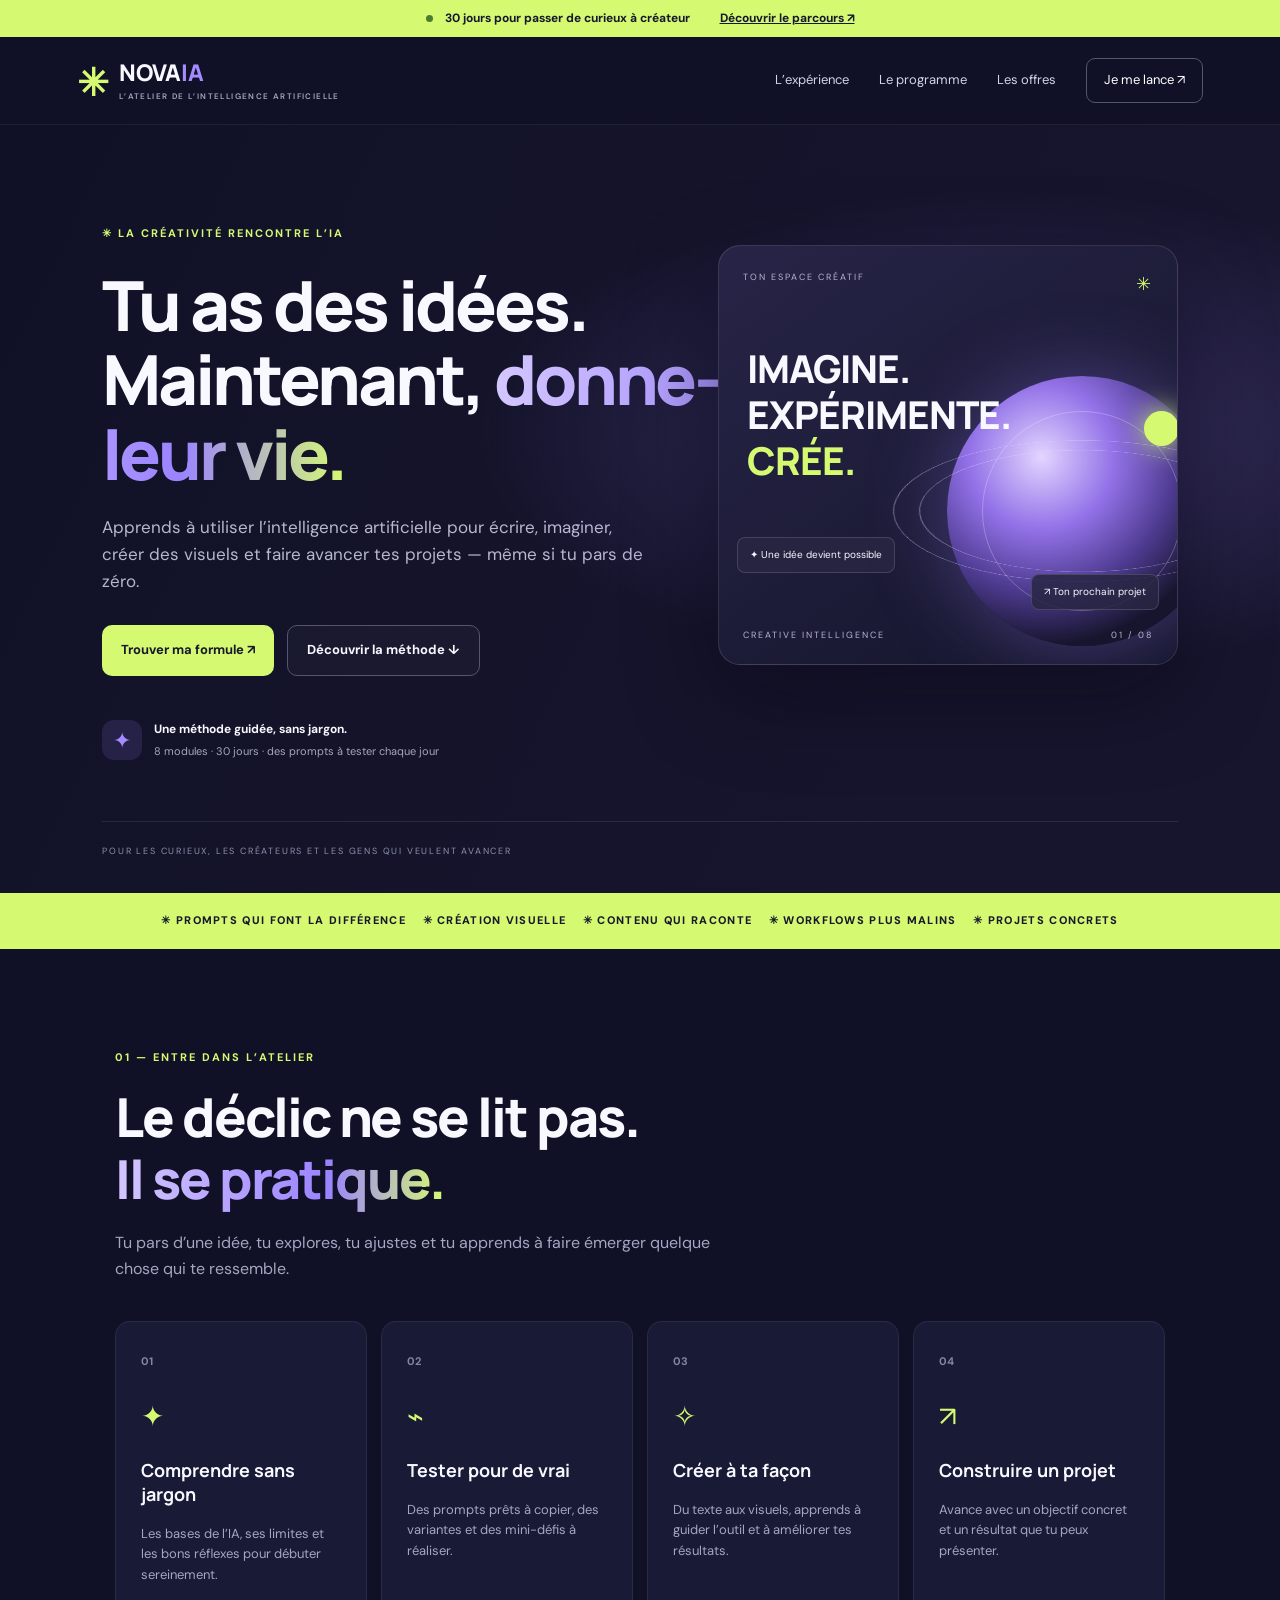
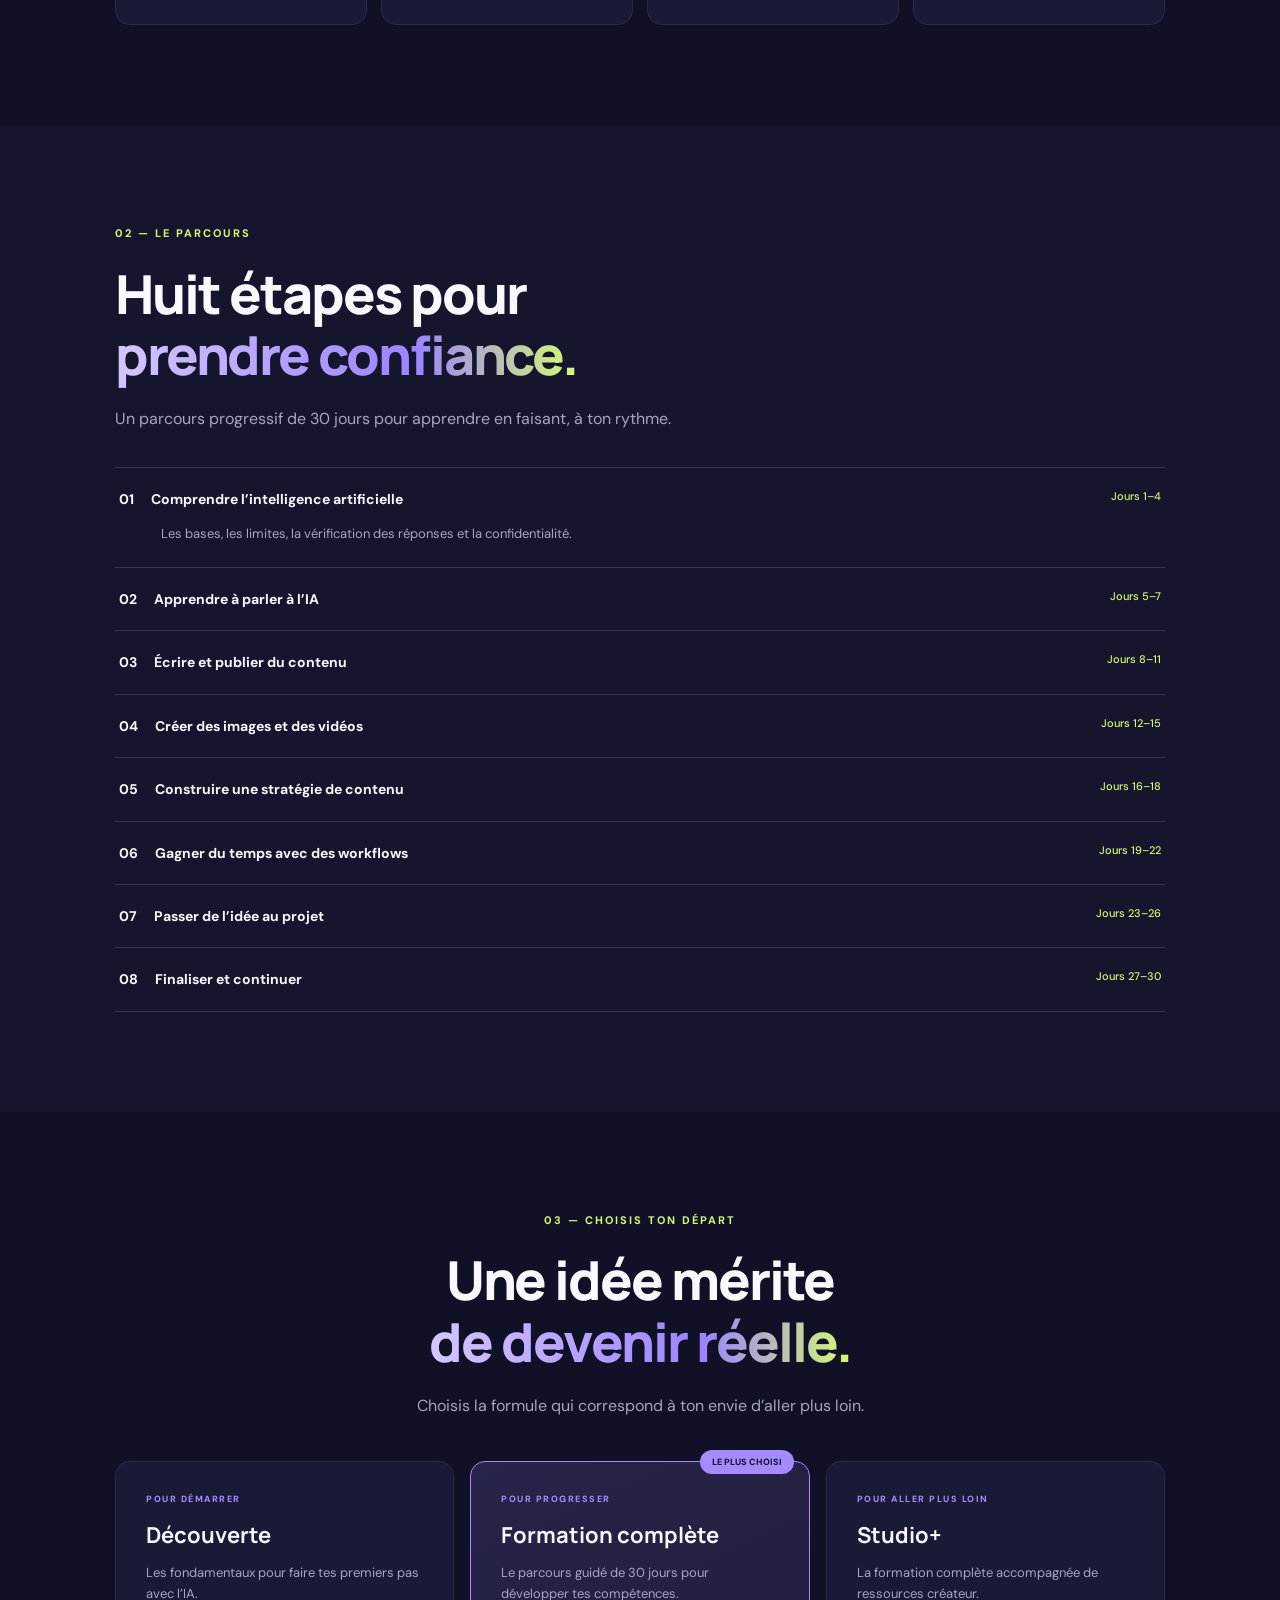
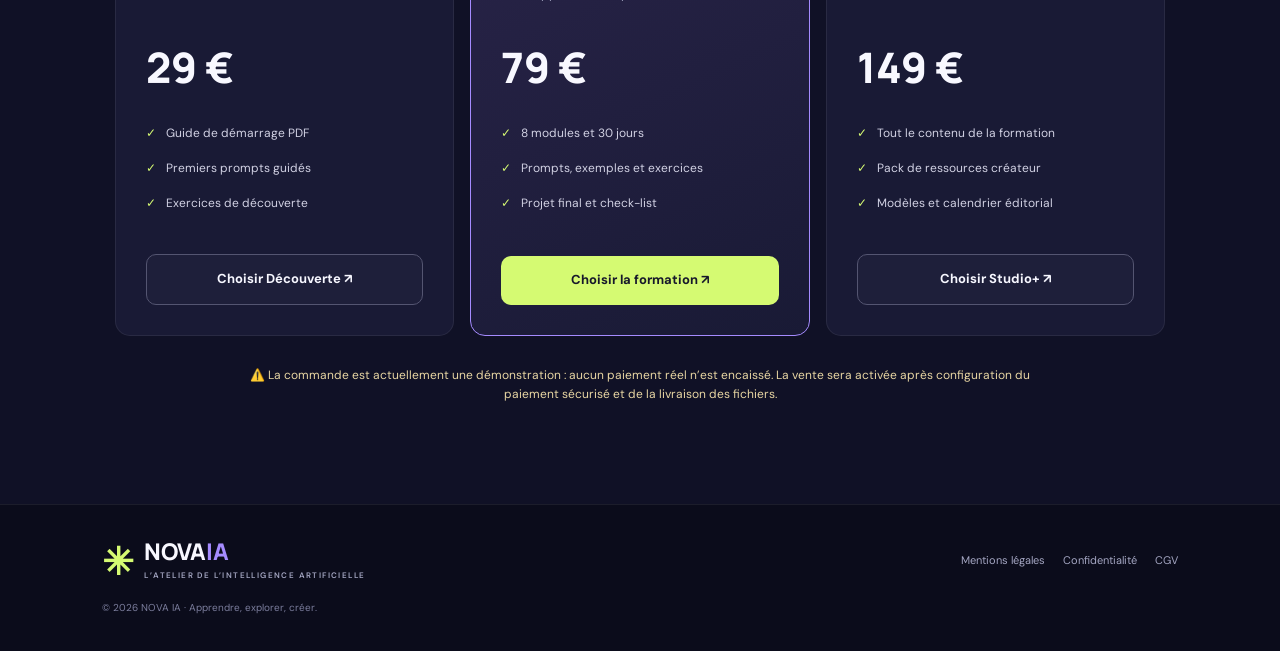
<file: index.html>
<!doctype html>
<html lang="fr"><head><meta charset="utf-8"><meta name="viewport" content="width=device-width,initial-scale=1"><meta name="theme-color" content="#101126"><meta name="description" content="NOVA IA : une formation guidée pour apprendre l'intelligence artificielle en pratiquant, créer des contenus et faire avancer ses projets."><title>NOVA IA — Apprends l’IA. Crée sans limites.</title><link rel="stylesheet" href="styles.css"></head>
<body><div class="topline"><span class="dot"></span> 30 jours pour passer de curieux à créateur <a href="#offres">Découvrir le parcours ↗</a></div><header><a class="brand" href="#"><span class="symbol">✳</span><span>NOVA<span class="violet">IA</span><small>L’ATELIER DE L’INTELLIGENCE ARTIFICIELLE</small></span></a><button id="menu" aria-label="Ouvrir le menu">☰</button><nav id="nav"><a href="#experience">L’expérience</a><a href="#programme">Le programme</a><a href="#offres">Les offres</a><a class="navcta" href="#offres">Je me lance ↗</a></nav></header>
<main><section class="hero"><div class="eyebrow">✳ LA CRÉATIVITÉ RENCONTRE L’IA</div><h1>Tu as des idées.<br>Maintenant, <span>donne-leur vie.</span></h1><p class="lead">Apprends à utiliser l’intelligence artificielle pour écrire, imaginer, créer des visuels et faire avancer tes projets — même si tu pars de zéro.</p><div class="actions"><a class="btn primary" href="#offres">Trouver ma formule ↗</a><a class="btn secondary" href="#experience">Découvrir la méthode ↓</a></div><div class="hero-meta"><span class="orb">✦</span><div><b>Une méthode guidée, sans jargon.</b><small>8 modules · 30 jours · des prompts à tester chaque jour</small></div></div><div class="art"><div class="artlabel">TON ESPACE CRÉATIF <span>✳</span></div><div class="arttitle">IMAGINE.<br>EXPÉRIMENTE.<br><em>CRÉE.</em></div><div class="planet"><i></i><b></b></div><div class="chip c1">✦ Une idée devient possible</div><div class="chip c2">↗ Ton prochain projet</div><div class="artfoot">CREATIVE INTELLIGENCE <span>01 / 08</span></div></div><div class="hero-bottom">POUR LES CURIEUX, LES CRÉATEURS ET LES GENS QUI VEULENT AVANCER</div></section>
<div class="ticker">✳ PROMPTS QUI FONT LA DIFFÉRENCE　 ✳ CRÉATION VISUELLE　 ✳ CONTENU QUI RACONTE　 ✳ WORKFLOWS PLUS MALINS　 ✳ PROJETS CONCRETS</div>
<section class="section" id="experience"><div class="eyebrow">01 — ENTRE DANS L’ATELIER</div><h2>Le déclic ne se lit pas.<br><span>Il se pratique.</span></h2><p class="intro">Tu pars d’une idée, tu explores, tu ajustes et tu apprends à faire émerger quelque chose qui te ressemble.</p><div class="feature-grid"><article><b>01</b><div class="feature-icon">✦</div><h3>Comprendre sans jargon</h3><p>Les bases de l’IA, ses limites et les bons réflexes pour débuter sereinement.</p></article><article><b>02</b><div class="feature-icon">⌁</div><h3>Tester pour de vrai</h3><p>Des prompts prêts à copier, des variantes et des mini-défis à réaliser.</p></article><article><b>03</b><div class="feature-icon">✧</div><h3>Créer à ta façon</h3><p>Du texte aux visuels, apprends à guider l’outil et à améliorer tes résultats.</p></article><article><b>04</b><div class="feature-icon">↗</div><h3>Construire un projet</h3><p>Avance avec un objectif concret et un résultat que tu peux présenter.</p></article></div></section>
<section class="section programme" id="programme"><div class="eyebrow">02 — LE PARCOURS</div><h2>Huit étapes pour<br><span>prendre confiance.</span></h2><p class="intro">Un parcours progressif de 30 jours pour apprendre en faisant, à ton rythme.</p><div class="modules"><details open><summary>01　 Comprendre l’intelligence artificielle <small>Jours 1–4</small></summary><p>Les bases, les limites, la vérification des réponses et la confidentialité.</p></details><details><summary>02　 Apprendre à parler à l’IA <small>Jours 5–7</small></summary><p>Construire des consignes claires, choisir le bon ton et améliorer ses prompts.</p></details><details><summary>03　 Écrire et publier du contenu <small>Jours 8–11</small></summary><p>Posts, scripts, accroches et storytelling avec une voix naturelle.</p></details><details><summary>04　 Créer des images et des vidéos <small>Jours 12–15</small></summary><p>Décrire une scène, corriger un rendu et construire une identité visuelle.</p></details><details><summary>05　 Construire une stratégie de contenu <small>Jours 16–18</small></summary><p>Définir son public, ses sujets et un calendrier réaliste.</p></details><details><summary>06　 Gagner du temps avec des workflows <small>Jours 19–22</small></summary><p>Assembler des étapes utiles et répétables pour travailler plus efficacement.</p></details><details><summary>07　 Passer de l’idée au projet <small>Jours 23–26</small></summary><p>Organiser une idée et produire un premier résultat cohérent.</p></details><details><summary>08　 Finaliser et continuer <small>Jours 27–30</small></summary><p>Vérifier, améliorer et préparer la suite de son apprentissage.</p></details></div></section>
<section class="section pricing" id="offres"><div class="eyebrow">03 — CHOISIS TON DÉPART</div><h2>Une idée mérite<br><span>de devenir réelle.</span></h2><p class="intro">Choisis la formule qui correspond à ton envie d’aller plus loin.</p><div class="prices"><article><div class="tier">POUR DÉMARRER</div><h3>Découverte</h3><p>Les fondamentaux pour faire tes premiers pas avec l’IA.</p><div class="price">29 €</div><ul><li>Guide de démarrage PDF</li><li>Premiers prompts guidés</li><li>Exercices de découverte</li></ul><a class="btn secondary buy" href="checkout.html?plan=essentiel">Choisir Découverte ↗</a></article><article class="popular"><div class="badge">LE PLUS CHOISI</div><div class="tier">POUR PROGRESSER</div><h3>Formation complète</h3><p>Le parcours guidé de 30 jours pour développer tes compétences.</p><div class="price">79 €</div><ul><li>8 modules et 30 jours</li><li>Prompts, exemples et exercices</li><li>Projet final et check-list</li></ul><a class="btn primary buy" href="checkout.html?plan=createur">Choisir la formation ↗</a></article><article><div class="tier">POUR ALLER PLUS LOIN</div><h3>Studio+</h3><p>La formation complète accompagnée de ressources créateur.</p><div class="price">149 €</div><ul><li>Tout le contenu de la formation</li><li>Pack de ressources créateur</li><li>Modèles et calendrier éditorial</li></ul><a class="btn secondary buy" href="checkout.html?plan=studio">Choisir Studio+ ↗</a></article></div><p class="notice">⚠️ La commande est actuellement une démonstration : aucun paiement réel n’est encaissé. La vente sera activée après configuration du paiement sécurisé et de la livraison des fichiers.</p></section></main>
<footer><a class="brand" href="#"><span class="symbol">✳</span><span>NOVA<span class="violet">IA</span><small>L’ATELIER DE L’INTELLIGENCE ARTIFICIELLE</small></span></a><div class="footlinks"><a href="mentions-legales.html">Mentions légales</a><a href="confidentialite.html">Confidentialité</a><a href="cgv.html">CGV</a></div><p>© <span id="year"></span> NOVA IA · Apprendre, explorer, créer.</p></footer><script src="script.js"></script></body></html>
</file>
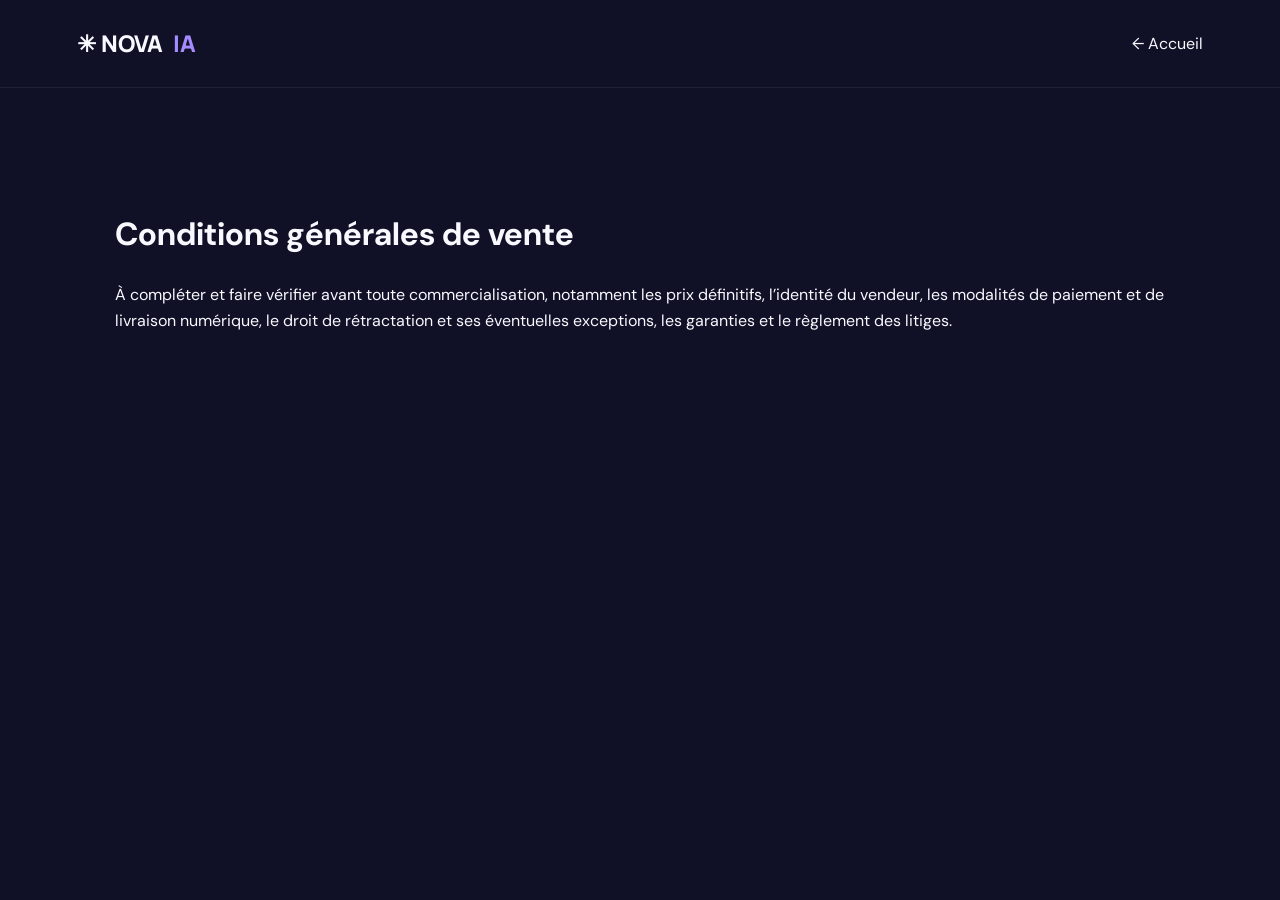
<file: cgv.html>
<!doctype html><html lang="fr"><head><meta charset="utf-8"><meta name="viewport" content="width=device-width,initial-scale=1"><title>CGV — NOVA IA</title><link rel="stylesheet" href="styles.css"></head><body><header><a class="brand" href="index.html">✳ NOVA<span class="violet">IA</span></a><a href="index.html">← Accueil</a></header><main class="section"><h1>Conditions générales de vente</h1><p>À compléter et faire vérifier avant toute commercialisation, notamment les prix définitifs, l’identité du vendeur, les modalités de paiement et de livraison numérique, le droit de rétractation et ses éventuelles exceptions, les garanties et le règlement des litiges.</p></main></body></html>
</file>
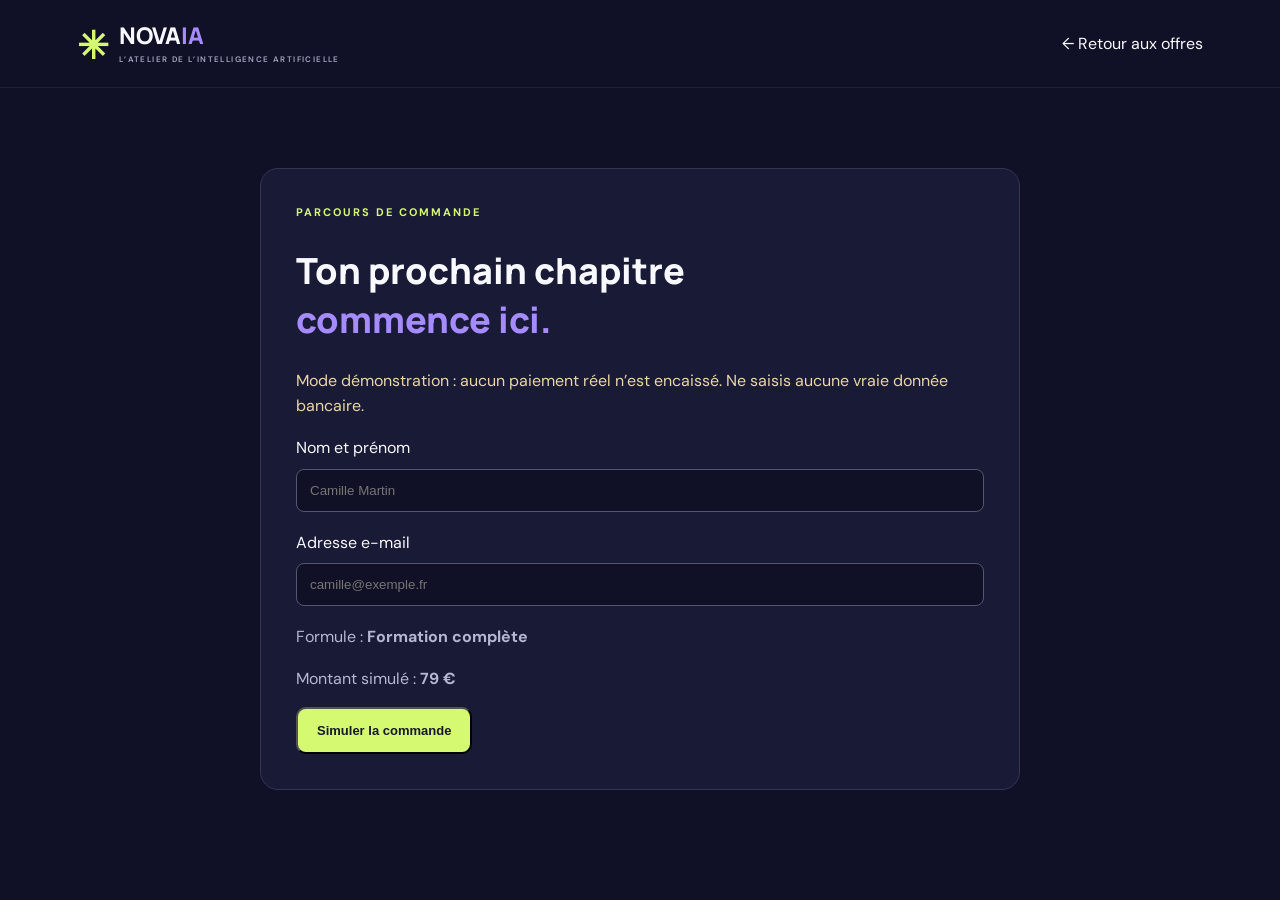
<file: checkout.html>
<!doctype html><html lang="fr"><head><meta charset="utf-8"><meta name="viewport" content="width=device-width,initial-scale=1"><title>Commande démo — NOVA IA</title><link rel="stylesheet" href="styles.css"><style>.checkout{max-width:760px;margin:80px auto;padding:35px;background:#191a35;border:1px solid #343551;border-radius:18px}.checkout input{display:block;width:100%;padding:13px;margin:8px 0 18px;border:1px solid #545571;border-radius:8px;background:#101126;color:white}.checkout h1{font:800 36px Manrope}.checkout p{color:#b6b7d0}.warning{color:#e8d6a3!important}</style></head><body><header><a class="brand" href="index.html"><span class="symbol">✳</span><span>NOVA<span class="violet">IA</span><small>L’ATELIER DE L’INTELLIGENCE ARTIFICIELLE</small></span></a><a href="index.html#offres">← Retour aux offres</a></header><main class="checkout"><div class="eyebrow">PARCOURS DE COMMANDE</div><h1>Ton prochain chapitre<br><span class="violet">commence ici.</span></h1><p class="warning">Mode démonstration : aucun paiement réel n’est encaissé. Ne saisis aucune vraie donnée bancaire.</p><form id="demo"><label>Nom et prénom<input required placeholder="Camille Martin"></label><label>Adresse e-mail<input type="email" required placeholder="camille@exemple.fr"></label><p>Formule : <strong id="plan"></strong></p><p>Montant simulé : <strong id="price"></strong></p><button class="btn primary" type="submit">Simuler la commande</button></form><div id="done" hidden><h2>Commande simulée !</h2><p>Aucun paiement n’a eu lieu. Cette maquette ne livre pas encore de contenu.</p><a class="btn secondary" href="index.html">Retour au site</a></div></main><script>const p=new URLSearchParams(location.search).get('plan');const plans={essentiel:['Découverte','29 €'],createur:['Formation complète','79 €'],studio:['Studio+','149 €']};const selected=plans[p]||plans.createur;document.querySelector('#plan').textContent=selected[0];document.querySelector('#price').textContent=selected[1];document.querySelector('#demo').addEventListener('submit',e=>{e.preventDefault();document.querySelector('#demo').hidden=true;document.querySelector('#done').hidden=false;});</script></body></html>
</file>
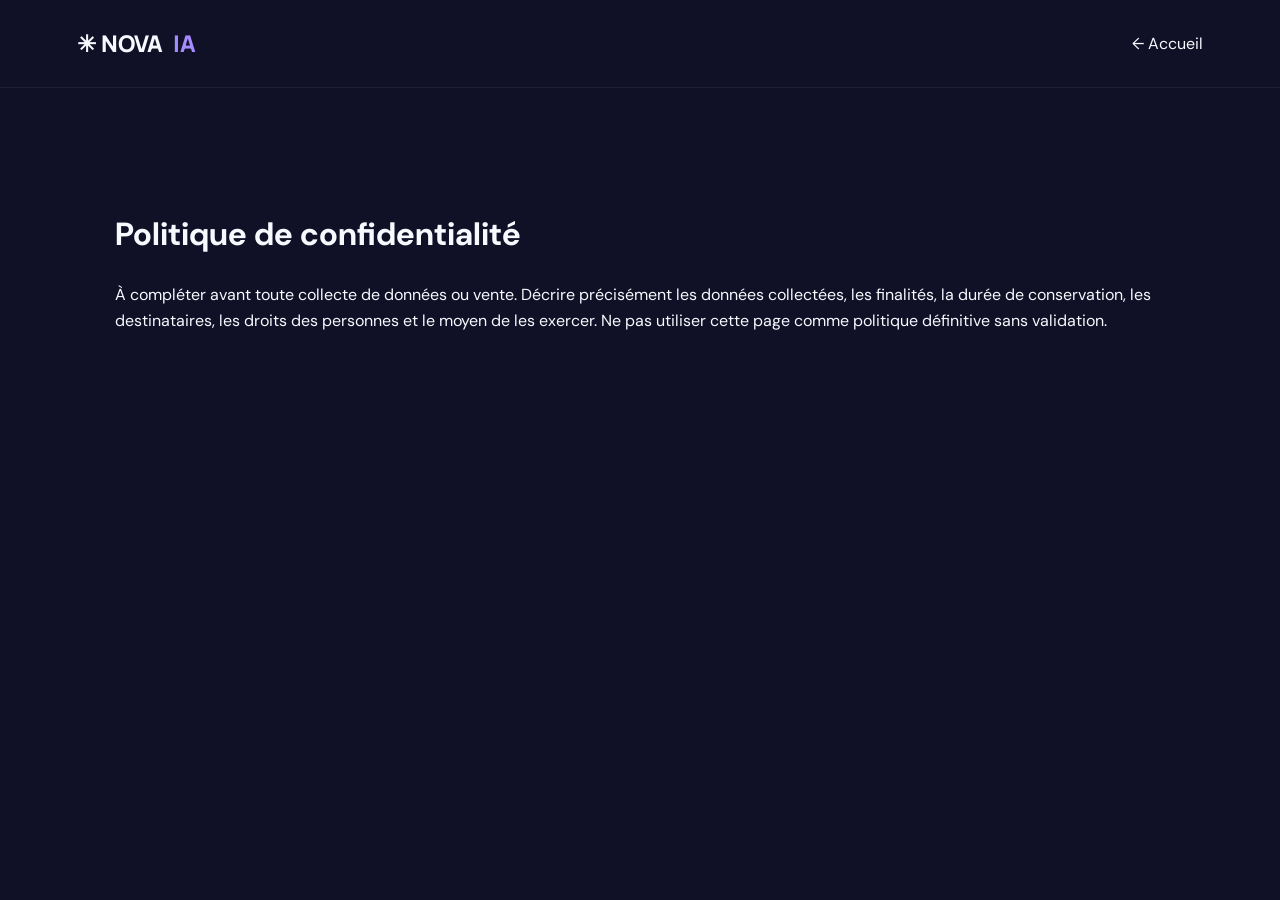
<file: confidentialite.html>
<!doctype html><html lang="fr"><head><meta charset="utf-8"><meta name="viewport" content="width=device-width,initial-scale=1"><title>Confidentialité — NOVA IA</title><link rel="stylesheet" href="styles.css"></head><body><header><a class="brand" href="index.html">✳ NOVA<span class="violet">IA</span></a><a href="index.html">← Accueil</a></header><main class="section"><h1>Politique de confidentialité</h1><p>À compléter avant toute collecte de données ou vente. Décrire précisément les données collectées, les finalités, la durée de conservation, les destinataires, les droits des personnes et le moyen de les exercer. Ne pas utiliser cette page comme politique définitive sans validation.</p></main></body></html>
</file>
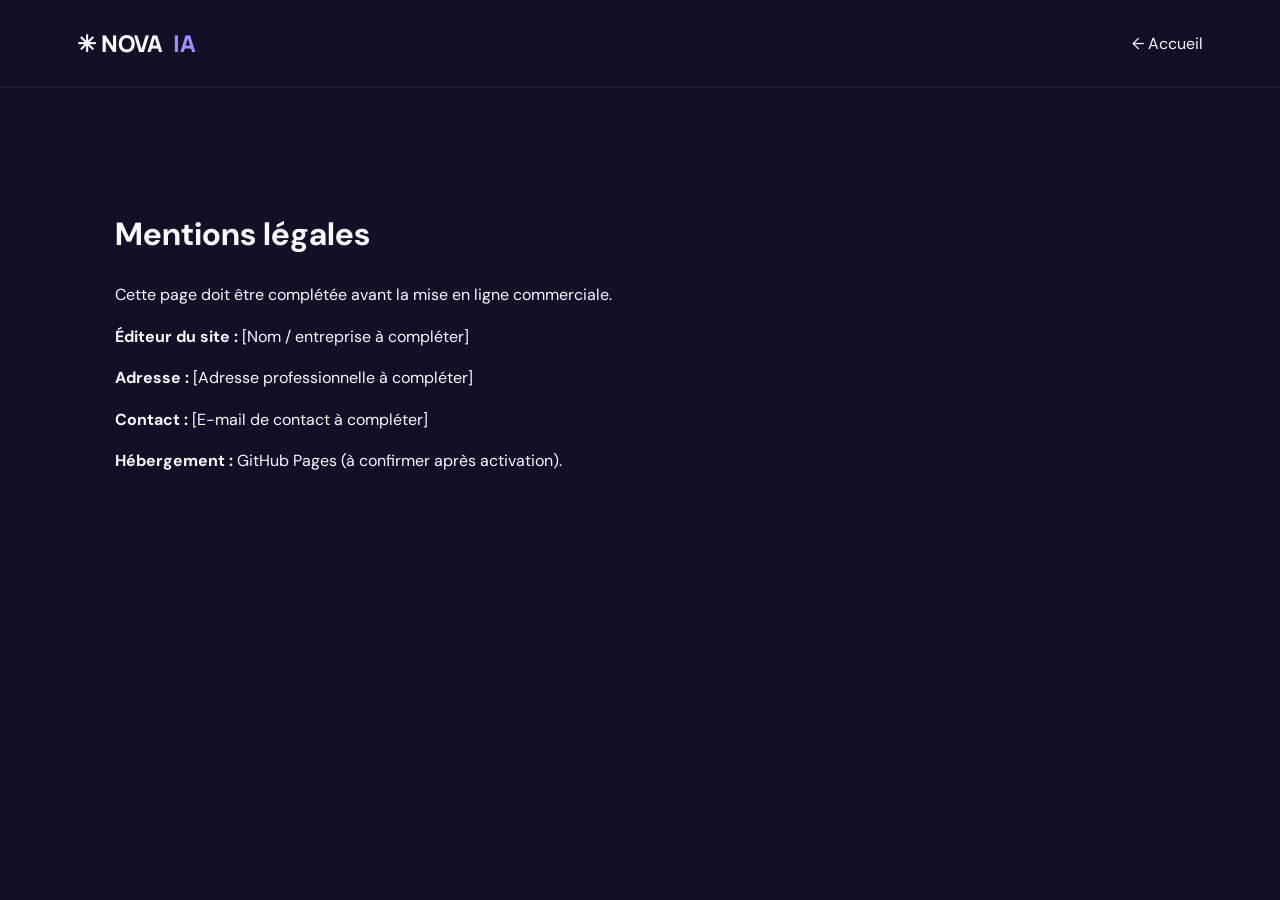
<file: mentions-legales.html>
<!doctype html><html lang="fr"><head><meta charset="utf-8"><meta name="viewport" content="width=device-width,initial-scale=1"><title>Mentions légales — NOVA IA</title><link rel="stylesheet" href="styles.css"></head><body><header><a class="brand" href="index.html">✳ NOVA<span class="violet">IA</span></a><a href="index.html">← Accueil</a></header><main class="section"><h1>Mentions légales</h1><p>Cette page doit être complétée avant la mise en ligne commerciale.</p><p><b>Éditeur du site :</b> [Nom / entreprise à compléter]</p><p><b>Adresse :</b> [Adresse professionnelle à compléter]</p><p><b>Contact :</b> [E-mail de contact à compléter]</p><p><b>Hébergement :</b> GitHub Pages (à confirmer après activation).</p></main></body></html>
</file>
<file: styles.css>
@import url('https://fonts.googleapis.com/css2?family=DM+Sans:wght@400;500;600;700&family=Manrope:wght@400;500;600;700;800&display=swap');:root{--bg:#101126;--panel:#191a35;--text:#f8f8ff;--muted:#a4a6c2;--purple:#a58bff;--lime:#d5fa72;--line:#343551}*{box-sizing:border-box}html{scroll-behavior:smooth}body{margin:0;background:var(--bg);color:var(--text);font-family:'DM Sans',sans-serif;line-height:1.6}a{color:inherit;text-decoration:none}.topline{padding:9px 5vw;background:#d5fa72;color:#17182b;font-size:12px;font-weight:700;display:flex;justify-content:center;gap:12px;align-items:center}.topline a{margin-left:18px;text-decoration:underline}.dot{width:7px;height:7px;border-radius:50%;background:#4c7b31}header{height:88px;padding:0 6vw;display:flex;align-items:center;justify-content:space-between;border-bottom:1px solid #ffffff10}.brand{display:flex;gap:10px;align-items:center;font:800 23px Manrope,sans-serif;line-height:1}.symbol{font-size:38px;color:var(--lime)}.violet{color:var(--purple)}.brand small{display:block;font:600 8px 'DM Sans';letter-spacing:1.4px;color:#a4a6c2;margin-top:7px}nav{display:flex;align-items:center;gap:30px;font-size:13px;color:#d4d4e5}nav a:hover,.footlinks a:hover{color:var(--lime)}.navcta{border:1px solid #555571;border-radius:9px;padding:11px 17px;color:white}#menu{display:none}.hero{padding:100px 8vw 35px;position:relative;min-height:680px;overflow:hidden;background:radial-gradient(ellipse at 78% 40%,#393063 0,transparent 37%),linear-gradient(115deg,#101126,#17152e 75%)}.eyebrow{color:var(--lime);font-size:11px;font-weight:700;letter-spacing:2px}.hero h1{font:800 clamp(42px,5.4vw,76px)/1.08 Manrope,sans-serif;letter-spacing:-3px;margin:25px 0 22px;max-width:660px}.hero h1 span,h2 span{background:linear-gradient(90deg,#d4c7ff,#9b83ff 65%,#d5fa72);color:transparent;background-clip:text}.lead{font-size:17px;color:#b6b7d0;max-width:555px}.actions{display:flex;gap:13px;margin-top:30px;flex-wrap:wrap}.btn{display:inline-flex;align-items:center;justify-content:center;border-radius:10px;padding:14px 19px;font-size:13px;font-weight:700;transition:transform .2s,background .2s}.btn:hover{transform:translateY(-2px)}.primary{background:var(--lime);color:#17182b}.secondary{border:1px solid #545571;color:#f7f7ff;background:#ffffff06}.hero-meta{display:flex;gap:12px;align-items:center;margin-top:44px}.orb{display:grid;place-items:center;width:40px;height:40px;background:#9b83ff24;color:var(--purple);border-radius:12px;font-size:22px}.hero-meta b,.hero-meta small{display:block}.hero-meta b{font-size:12px}.hero-meta small{font-size:11px;color:var(--muted);margin-top:4px}.art{position:absolute;right:8vw;top:120px;width:39%;max-width:460px;height:420px;border:1px solid #ffffff20;border-radius:22px;background:linear-gradient(145deg,#272447,#14152b);padding:24px;box-shadow:0 30px 90px #05051170;overflow:hidden}.artlabel,.artfoot{font-size:9px;letter-spacing:2px;color:#b7b4d3;display:flex;justify-content:space-between}.artlabel span{color:var(--lime);font-size:18px}.arttitle{position:absolute;z-index:2;top:100px;left:28px;font:800 clamp(26px,3vw,44px)/1.2 Manrope;letter-spacing:-1px}.arttitle em{font-style:normal;color:var(--lime)}.planet{position:absolute;right:-40px;top:130px;width:270px;height:270px;border-radius:50%;background:radial-gradient(circle at 35% 30%,#e2d5ff,#9372e8 28%,#4e3b91 52%,#17152d 73%);box-shadow:0 0 80px #9a80ff5c}.planet:before,.planet:after{content:"";position:absolute;border:1px solid #e7deff7a;inset:-28px;border-radius:50%;transform:rotateX(68deg) rotateZ(-25deg)}.planet:after{inset:-54px;transform:rotateX(68deg) rotateZ(32deg)}.planet i{position:absolute;inset:35px;border:1px solid #ffffff40;border-radius:50%}.planet b{position:absolute;width:35px;height:35px;background:var(--lime);border-radius:50%;top:35px;right:38px;box-shadow:0 0 28px #d5fa72}.chip{position:absolute;z-index:3;background:#282644d9;border:1px solid #ffffff24;border-radius:8px;padding:9px 12px;font-size:10px}.c1{left:18px;bottom:91px}.c2{right:18px;bottom:54px}.artfoot{position:absolute;bottom:22px;left:24px;right:24px}.hero-bottom{margin-top:60px;border-top:1px solid #ffffff18;padding-top:22px;font-size:9px;letter-spacing:1.8px;color:#8e90ad}.ticker{padding:19px 0;background:var(--lime);color:#17182b;font-size:11px;font-weight:800;letter-spacing:1.3px;text-align:center;white-space:normal}.section{padding:100px 9vw}.section h2{font:800 clamp(34px,4.2vw,55px)/1.15 Manrope;letter-spacing:-2px;margin:20px 0}.intro{color:var(--muted);max-width:600px}.feature-grid{display:grid;grid-template-columns:repeat(4,1fr);gap:14px;margin-top:40px}.feature-grid article,.prices article{background:var(--panel);border:1px solid #ffffff12;border-radius:15px;padding:25px;position:relative}.feature-grid article>b{font-size:11px;color:#8586a7}.feature-icon{margin-top:22px;color:var(--lime);font-size:28px}.feature-grid h3,.prices h3{font:700 18px Manrope}.feature-grid p,.prices p{font-size:13px;color:var(--muted)}.programme{background:#15162d}.modules{margin-top:35px;border-top:1px solid var(--line)}details{border-bottom:1px solid var(--line);padding:20px 4px}summary{cursor:pointer;list-style:none;font-weight:700;font-size:14px}summary::-webkit-details-marker{display:none}summary small{float:right;color:var(--lime);font-weight:500;font-size:11px}details p{margin:14px 0 2px 42px;color:var(--muted);font-size:13px}.pricing{text-align:center}.pricing .intro{margin:0 auto}.prices{display:grid;grid-template-columns:repeat(3,1fr);gap:16px;text-align:left;margin-top:42px}.prices article{padding:30px;display:flex;flex-direction:column}.prices article.popular{border-color:var(--purple);background:linear-gradient(155deg,#292449,#191a35)}.tier{font-size:9px;letter-spacing:1.5px;color:var(--purple);font-weight:800}.prices h3{font-size:22px;margin:14px 0 0}.price{font:800 42px Manrope;margin:20px 0 10px}.prices ul{list-style:none;padding:0;margin:10px 0 25px;color:#d1d1e3;font-size:12px;flex:1}.prices li{padding:8px 0}.prices li:before{content:'✓';color:var(--lime);margin-right:10px}.buy{width:100%;margin-top:8px}.badge{position:absolute;right:15px;top:-12px;background:var(--purple);color:#17152b;border-radius:20px;padding:5px 12px;font-size:9px;font-weight:800}.notice{font-size:12px;color:#e8d6a3;max-width:820px;margin:30px auto 0}footer{padding:35px 8vw;background:#0b0c1b;border-top:1px solid #ffffff12;display:flex;align-items:center;justify-content:space-between;gap:20px;flex-wrap:wrap}.footlinks{display:flex;gap:18px;font-size:11px;color:var(--muted)}footer p{width:100%;font-size:10px;color:#7c7e9d;margin:0}@media(max-width:1000px){.art{right:5vw;width:40%;opacity:.9}.hero{padding-left:6vw;padding-right:6vw}.hero h1{max-width:56%}.feature-grid{grid-template-columns:repeat(2,1fr)}.section{padding:75px 6vw}}@media(max-width:700px){.topline{font-size:10px;flex-wrap:wrap}.topline a{margin-left:4px}header{height:75px;padding:0 5vw}#menu{display:block;background:none;color:white;border:1px solid #444560;border-radius:8px;padding:7px 10px}nav{display:none;position:absolute;z-index:10;top:118px;left:0;right:0;background:#191a35;padding:22px;flex-direction:column;gap:18px}nav.open{display:flex}.hero{padding:65px 6vw 30px;min-height:0}.hero h1{max-width:none;font-size:43px;letter-spacing:-2px}.lead{font-size:15px}.art{position:relative;top:auto;right:auto;width:100%;height:350px;margin-top:48px}.arttitle{font-size:37px}.planet{width:230px;height:230px}.hero-bottom{margin-top:36px;line-height:1.8}.feature-grid,.prices{grid-template-columns:1fr}.section{padding:65px 6vw}.section h2{font-size:38px}.feature-grid article{padding:22px}.prices article{padding:26px}.footlinks{flex-wrap:wrap}.brand{font-size:20px}.brand small{font-size:7px}}
</file>
